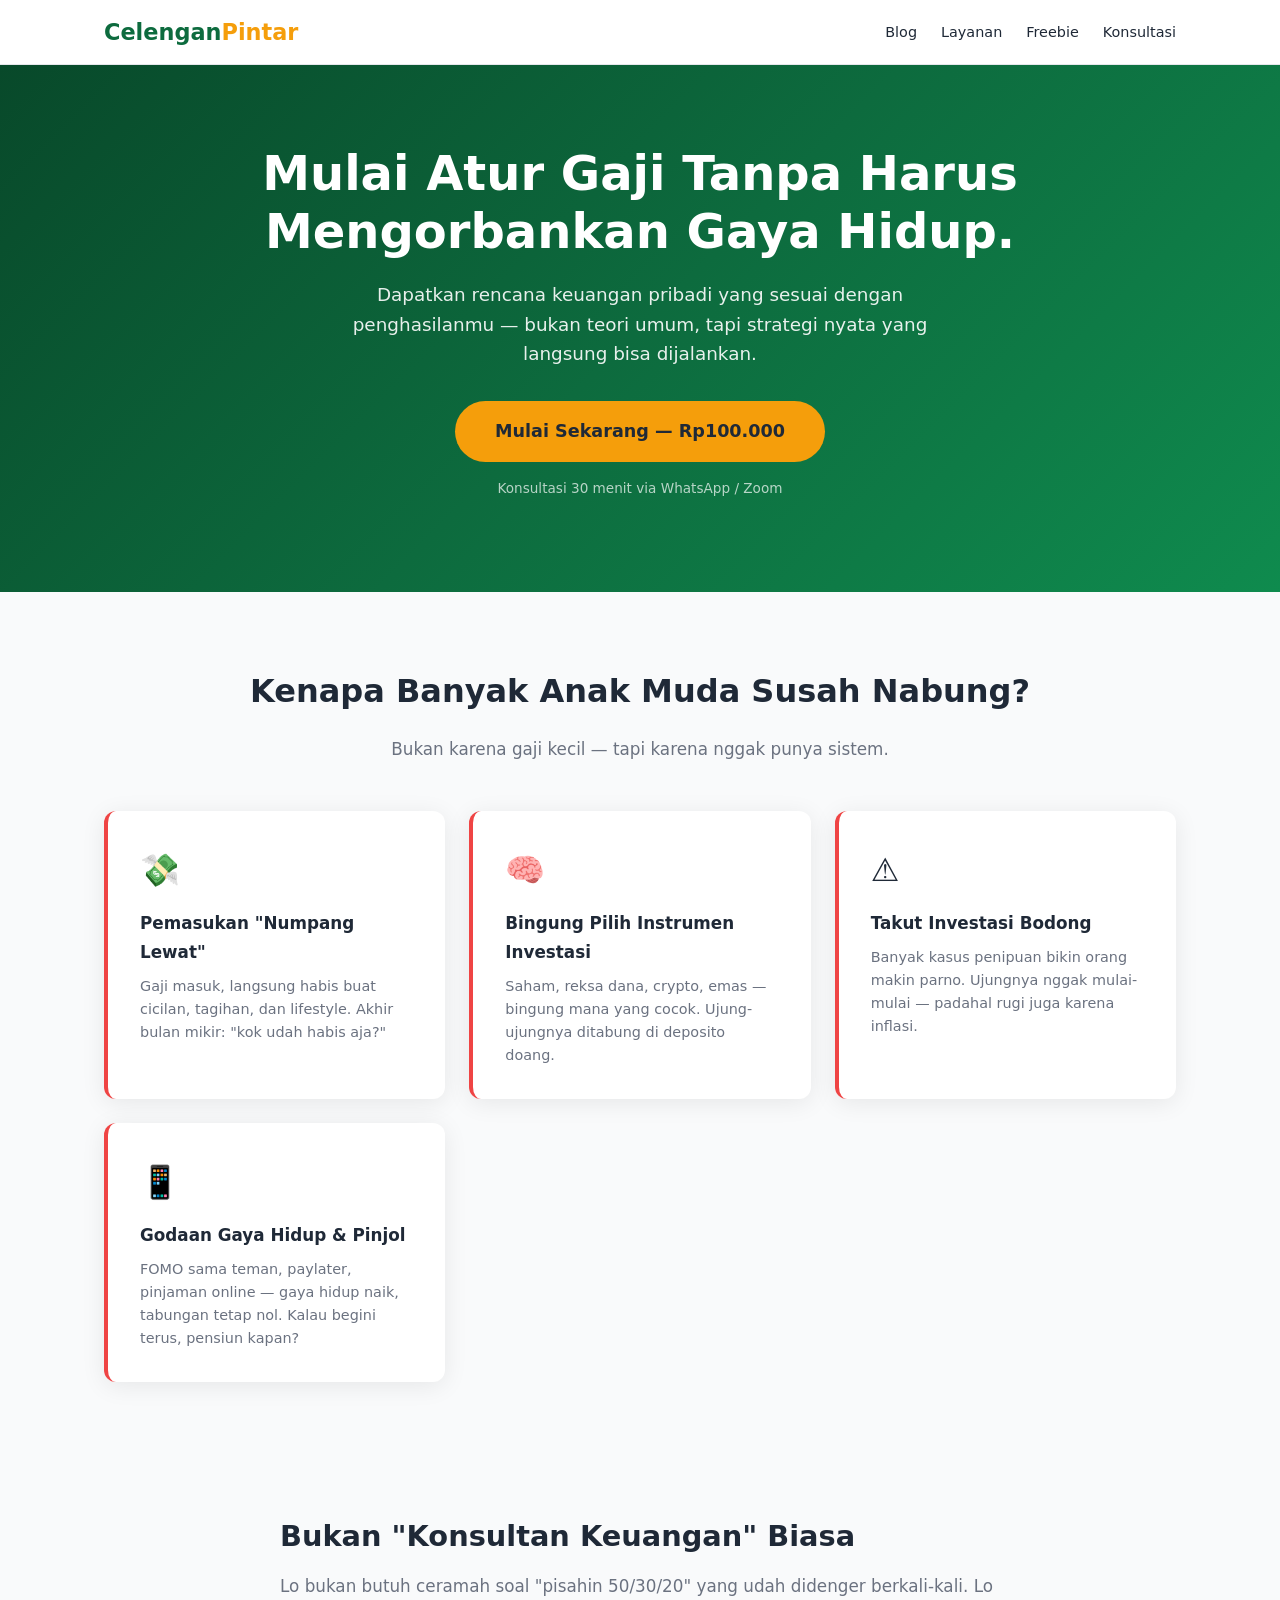
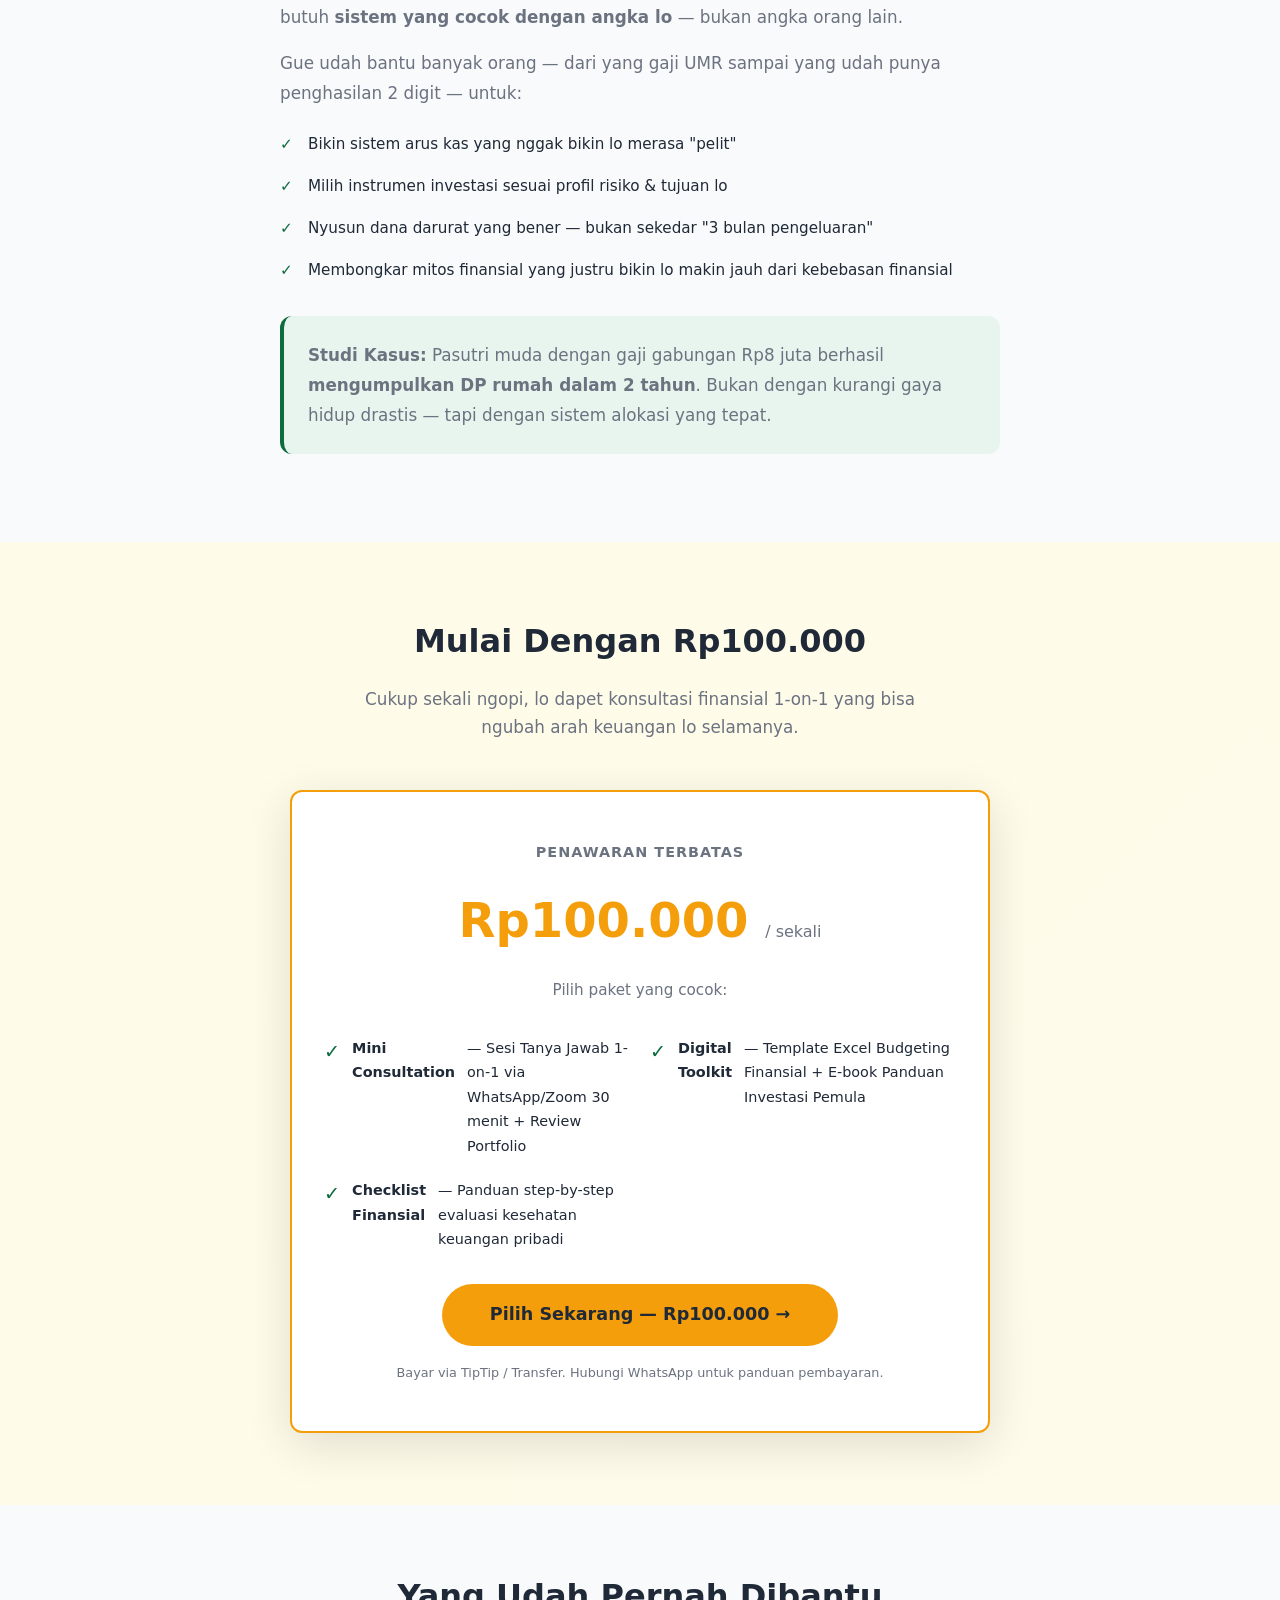
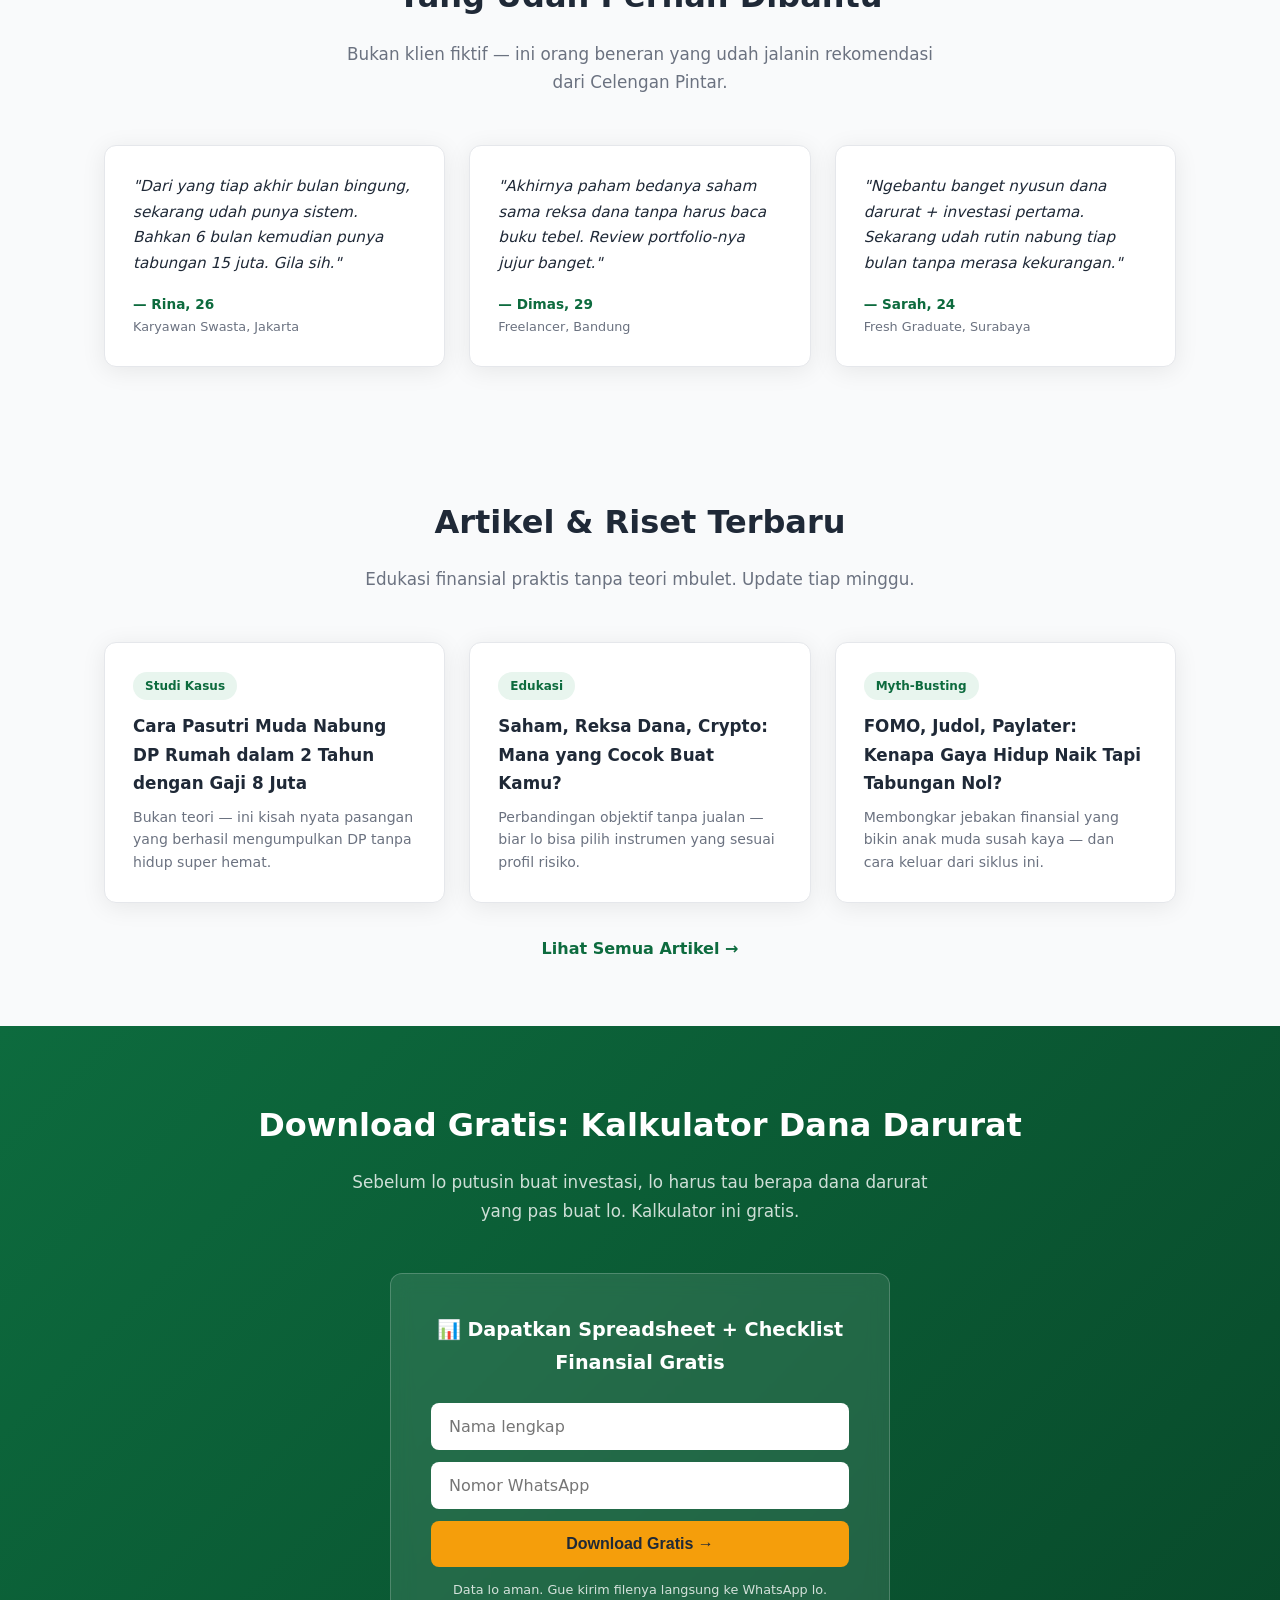
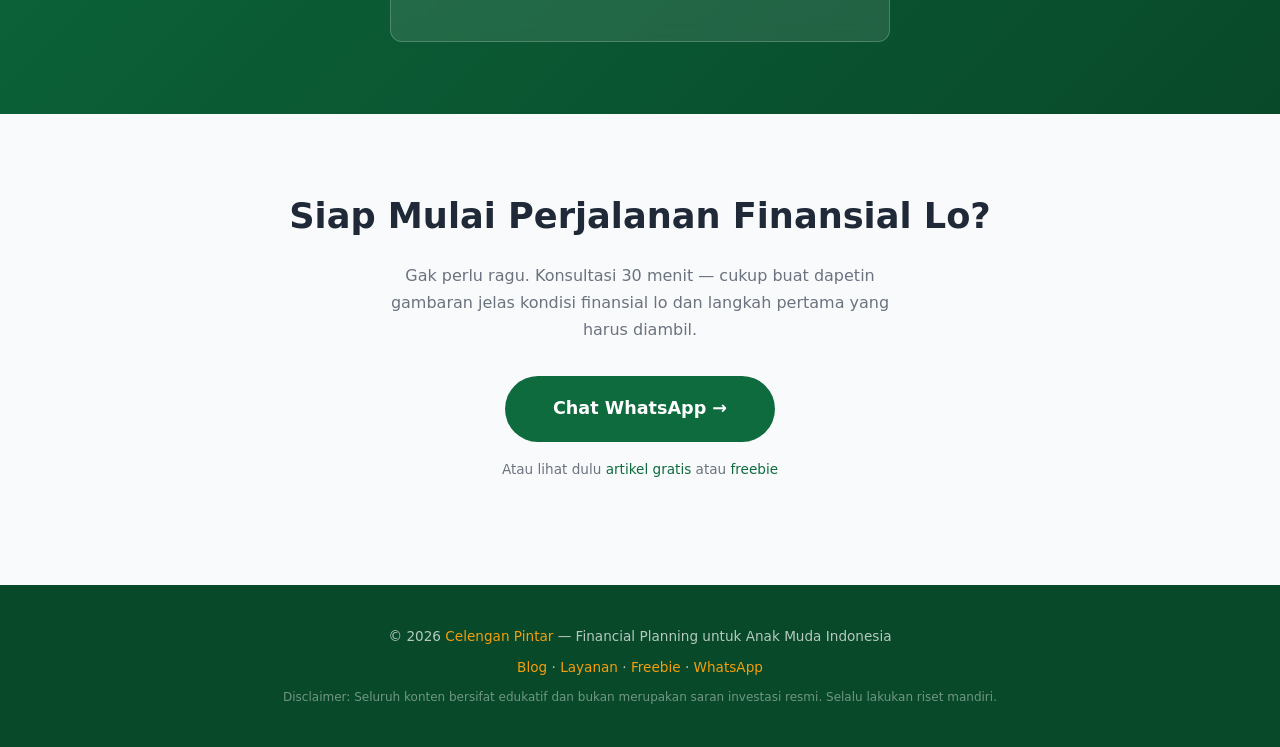
<file: index.html>
<!DOCTYPE html>
<html lang="id">
<head>
<meta charset="UTF-8">
<meta name="viewport" content="width=device-width, initial-scale=1.0">
<title>Celengan Pintar — Rencana Keuangan Pribadi untuk Anak Muda Indonesia</title>
<meta name="description" content="Mulai atur gaji tanpa harus mengorbankan gaya hidup. Dapatkan rencana keuangan pribadimu dari Celengan Pintar — konsultan finansial untuk milenial & Gen Z.">
<link rel="stylesheet" href="/css/style.css">
<link rel="canonical" href="https://yogaindra.com/">
<meta property="og:title" content="Celengan Pintar — Rencana Keuangan Pribadi">
<meta property="og:description" content="Mulai atur gaji tanpa mengorbankan gaya hidup. Konsultan finansial untuk anak muda Indonesia.">
<meta property="og:url" content="https://yogaindra.com/">
</head>
<body>

<!-- ============ NAV ============ -->
<nav>
  <div class="container">
    <a href="/" class="logo">Celengan<span>Pintar</span></a>
    <div class="nav-links">
      <a href="/blog/">Blog</a>
      <a href="/financial-planning/">Layanan</a>
      <a href="/freebies/">Freebie</a>
      <a href="#cta">Konsultasi</a>
    </div>
  </div>
</nav>

<!-- ============ HERO ============ -->
<section class="hero">
  <div class="container">
    <h1>Mulai Atur Gaji Tanpa Harus Mengorbankan Gaya Hidup.</h1>
    <p>Dapatkan rencana keuangan pribadi yang sesuai dengan penghasilanmu — bukan teori umum, tapi strategi nyata yang langsung bisa dijalankan.</p>
    <a href="#cta" class="btn">Mulai Sekarang — Rp100.000</a>
    <p class="sub">Konsultasi 30 menit via WhatsApp / Zoom</p>
  </div>
</section>

<!-- ============ PAIN POINTS ============ -->
<section class="pain" id="masalah">
  <div class="container">
    <h2 class="section-title">Kenapa Banyak Anak Muda Susah Nabung?</h2>
    <p class="section-sub">Bukan karena gaji kecil — tapi karena nggak punya sistem.</p>
    <div class="pain-grid">
      <div class="pain-card">
        <div class="icon">💸</div>
        <h3>Pemasukan "Numpang Lewat"</h3>
        <p>Gaji masuk, langsung habis buat cicilan, tagihan, dan lifestyle. Akhir bulan mikir: "kok udah habis aja?"</p>
      </div>
      <div class="pain-card">
        <div class="icon">🧠</div>
        <h3>Bingung Pilih Instrumen Investasi</h3>
        <p>Saham, reksa dana, crypto, emas — bingung mana yang cocok. Ujung-ujungnya ditabung di deposito doang.</p>
      </div>
      <div class="pain-card">
        <div class="icon">⚠️</div>
        <h3>Takut Investasi Bodong</h3>
        <p>Banyak kasus penipuan bikin orang makin parno. Ujungnya nggak mulai-mulai — padahal rugi juga karena inflasi.</p>
      </div>
      <div class="pain-card">
        <div class="icon">📱</div>
        <h3>Godaan Gaya Hidup & Pinjol</h3>
        <p>FOMO sama teman, paylater, pinjaman online — gaya hidup naik, tabungan tetap nol. Kalau begini terus, pensiun kapan?</p>
      </div>
    </div>
  </div>
</section>

<!-- ============ SALES LETTER ============ -->
<section class="sales-section">
  <div class="container">
    <div class="sales-content">
      <h2>Bukan "Konsultan Keuangan" Biasa</h2>
      <p>Lo bukan butuh ceramah soal "pisahin 50/30/20" yang udah didenger berkali-kali. Lo butuh <strong>sistem yang cocok dengan angka lo</strong> — bukan angka orang lain.</p>
      <p>Gue udah bantu banyak orang — dari yang gaji UMR sampai yang udah punya penghasilan 2 digit — untuk:</p>
      <ul>
        <li>Bikin sistem arus kas yang nggak bikin lo merasa "pelit"</li>
        <li>Milih instrumen investasi sesuai profil risiko & tujuan lo</li>
        <li>Nyusun dana darurat yang bener — bukan sekedar "3 bulan pengeluaran"</li>
        <li>Membongkar mitos finansial yang justru bikin lo makin jauh dari kebebasan finansial</li>
      </ul>
      <div class="highlight">
        <p><strong>Studi Kasus:</strong> Pasutri muda dengan gaji gabungan Rp8 juta berhasil <strong>mengumpulkan DP rumah dalam 2 tahun</strong>. Bukan dengan kurangi gaya hidup drastis — tapi dengan sistem alokasi yang tepat.</p>
      </div>
    </div>
  </div>
</section>

<!-- ============ OFFER Rp100k ============ -->
<section class="offer" id="produk">
  <div class="container">
    <h2 class="section-title">Mulai Dengan Rp100.000</h2>
    <p class="section-sub">Cukup sekali ngopi, lo dapet konsultasi finansial 1-on-1 yang bisa ngubah arah keuangan lo selamanya.</p>
    <div class="offer-box">
      <p style="font-size:.9rem;color:var(--text-light);font-weight:600;text-transform:uppercase;letter-spacing:1px">Penawaran Terbatas</p>
      <div class="price">Rp100.000 <span>/ sekali</span></div>
      <p style="font-size:.95rem;color:var(--text-light);margin-bottom:0">Pilih paket yang cocok:</p>
      <ul class="offer-features">
        <li><span class="check">✓</span> <strong>Mini Consultation</strong> — Sesi Tanya Jawab 1-on-1 via WhatsApp/Zoom 30 menit + Review Portfolio</li>
        <li><span class="check">✓</span> <strong>Digital Toolkit</strong> — Template Excel Budgeting Finansial + E-book Panduan Investasi Pemula</li>
        <li><span class="check">✓</span> <strong>Checklist Finansial</strong> — Panduan step-by-step evaluasi kesehatan keuangan pribadi</li>
      </ul>
      <a href="https://wa.me/62818151227?text=Halo%20Yoga%2C%20saya%20mau%20konsultasi%20Rp100k" class="btn" target="_blank">Pilih Sekarang — Rp100.000 →</a>
      <p style="font-size:.8rem;color:var(--text-light);margin-top:16px">Bayar via TipTip / Transfer. Hubungi WhatsApp untuk panduan pembayaran.</p>
    </div>
  </div>
</section>

<!-- ============ TESTIMONIALS ============ -->
<section class="sales-section" id="testimoni">
  <div class="container">
    <h2 class="section-title">Yang Udah Pernah Dibantu</h2>
    <p class="section-sub">Bukan klien fiktif — ini orang beneran yang udah jalanin rekomendasi dari Celengan Pintar.</p>
    <div class="testi-grid">
      <div class="testi-card">
        <p class="quote">"Dari yang tiap akhir bulan bingung, sekarang udah punya sistem. Bahkan 6 bulan kemudian punya tabungan 15 juta. Gila sih."</p>
        <p class="author">— Rina, 26</p>
        <p class="role">Karyawan Swasta, Jakarta</p>
      </div>
      <div class="testi-card">
        <p class="quote">"Akhirnya paham bedanya saham sama reksa dana tanpa harus baca buku tebel. Review portfolio-nya jujur banget."</p>
        <p class="author">— Dimas, 29</p>
        <p class="role">Freelancer, Bandung</p>
      </div>
      <div class="testi-card">
        <p class="quote">"Ngebantu banget nyusun dana darurat + investasi pertama. Sekarang udah rutin nabung tiap bulan tanpa merasa kekurangan."</p>
        <p class="author">— Sarah, 24</p>
        <p class="role">Fresh Graduate, Surabaya</p>
      </div>
    </div>
  </div>
</section>

<!-- ============ BLOG PREVIEW ============ -->
<section class="sales-section" id="blog" style="background:var(--bg-gray)">
  <div class="container">
    <h2 class="section-title">Artikel & Riset Terbaru</h2>
    <p class="section-sub">Edukasi finansial praktis tanpa teori mbulet. Update tiap minggu.</p>
    <div class="blog-list">
      <div class="blog-card">
        <span class="tag">Studi Kasus</span>
        <h3><a href="/blog/posts/pasutri-muda-dp-rumah.html">Cara Pasutri Muda Nabung DP Rumah dalam 2 Tahun dengan Gaji 8 Juta</a></h3>
        <p>Bukan teori — ini kisah nyata pasangan yang berhasil mengumpulkan DP tanpa hidup super hemat.</p>
      </div>
      <div class="blog-card">
        <span class="tag">Edukasi</span>
        <h3><a href="/blog/posts/membedakan-instrumen-investasi.html">Saham, Reksa Dana, Crypto: Mana yang Cocok Buat Kamu?</a></h3>
        <p>Perbandingan objektif tanpa jualan — biar lo bisa pilih instrumen yang sesuai profil risiko.</p>
      </div>
      <div class="blog-card">
        <span class="tag">Myth-Busting</span>
        <h3><a href="/blog/posts/jebakan-gaya-hidup.html">FOMO, Judol, Paylater: Kenapa Gaya Hidup Naik Tapi Tabungan Nol?</a></h3>
        <p>Membongkar jebakan finansial yang bikin anak muda susah kaya — dan cara keluar dari siklus ini.</p>
      </div>
    </div>
    <p style="text-align:center;margin-top:32px"><a href="/blog/" style="font-weight:600">Lihat Semua Artikel →</a></p>
  </div>
</section>

<!-- ============ LEAD MAGNET ============ -->
<section class="lead-magnet" id="freebie">
  <div class="container">
    <h2 class="section-title">Download Gratis: Kalkulator Dana Darurat</h2>
    <p class="section-sub">Sebelum lo putusin buat investasi, lo harus tau berapa dana darurat yang pas buat lo. Kalkulator ini gratis.</p>
    <div class="magnet-box">
      <p class="magnet-title">📊 Dapatkan Spreadsheet + Checklist Finansial Gratis</p>
      <form class="magnet-form" action="/thank-you/" method="get" onsubmit="event.preventDefault();window.location.href='/thank-you/'">
        <input type="text" placeholder="Nama lengkap" required>
        <input type="tel" placeholder="Nomor WhatsApp" required>
        <button type="submit">Download Gratis →</button>
      </form>
      <p style="font-size:.8rem;opacity:.8;margin-top:12px">Data lo aman. Gue kirim filenya langsung ke WhatsApp lo.</p>
    </div>
  </div>
</section>

<!-- ============ FINAL CTA ============ -->
<section class="cta-final" id="cta">
  <div class="container">
    <h2>Siap Mulai Perjalanan Finansial Lo?</h2>
    <p>Gak perlu ragu. Konsultasi 30 menit — cukup buat dapetin gambaran jelas kondisi finansial lo dan langkah pertama yang harus diambil.</p>
    <a href="https://wa.me/62818151227?text=Halo%20Yoga%2C%20saya%20mau%20konsultasi%20Rp100k" class="btn" target="_blank">Chat WhatsApp →</a>
    <p style="font-size:.85rem;color:var(--text-light);margin-top:16px">Atau lihat dulu <a href="/blog/">artikel gratis</a> atau <a href="/freebies/">freebie</a></p>
  </div>
</section>

<!-- ============ FOOTER ============ -->
<footer>
  <div class="container">
    <p>© 2026 <a href="https://yogaindra.com">Celengan Pintar</a> — Financial Planning untuk Anak Muda Indonesia</p>
    <p style="margin-top:8px"><a href="/blog/">Blog</a> · <a href="/financial-planning/">Layanan</a> · <a href="/freebies/">Freebie</a> · <a href="https://wa.me/62818151227">WhatsApp</a></p>
    <p style="margin-top:8px;font-size:.75rem;opacity:.6">Disclaimer: Seluruh konten bersifat edukatif dan bukan merupakan saran investasi resmi. Selalu lakukan riset mandiri.</p>
  </div>
</footer>

</body>
</html>
</file>
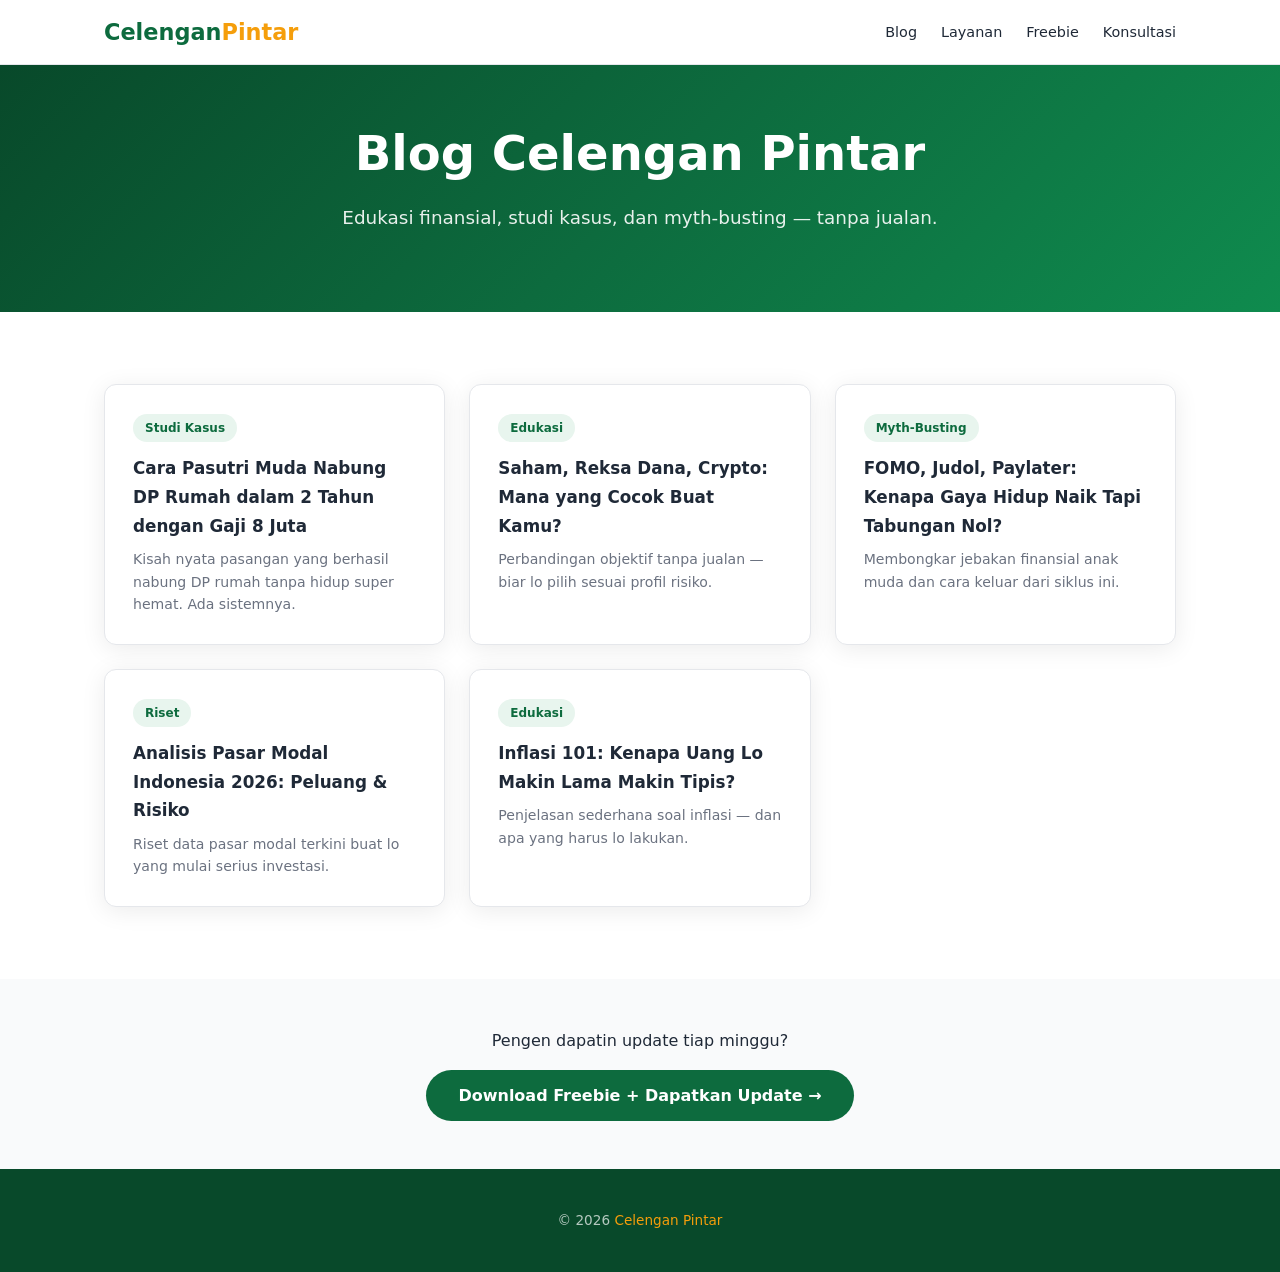
<file: blog/index.html>
<!DOCTYPE html>
<html lang="id">
<head><meta charset="UTF-8"><meta name="viewport" content="width=device-width,initial-scale=1.0"><title>Blog — Celengan Pintar</title><meta name="description" content="Artikel finansial praktis untuk anak muda Indonesia."><link rel="stylesheet" href="/css/style.css"></head>
<body>
<nav><div class="container"><a href="/" class="logo">Celengan<span>Pintar</span></a><div class="nav-links"><a href="/blog/">Blog</a><a href="/financial-planning/">Layanan</a><a href="/freebies/">Freebie</a><a href="/#cta">Konsultasi</a></div></div></nav>
<section class="hero" style="padding:60px 0 48px"><div class="container"><h1>Blog Celengan Pintar</h1><p>Edukasi finansial, studi kasus, dan myth-busting — tanpa jualan.</p></div></section>
<section><div class="container">
<div class="blog-list">
<article class="blog-card"><span class="tag">Studi Kasus</span><h3><a href="/blog/posts/pasutri-muda-dp-rumah.html">Cara Pasutri Muda Nabung DP Rumah dalam 2 Tahun dengan Gaji 8 Juta</a></h3><p>Kisah nyata pasangan yang berhasil nabung DP rumah tanpa hidup super hemat. Ada sistemnya.</p></article>
<article class="blog-card"><span class="tag">Edukasi</span><h3><a href="/blog/posts/membedakan-instrumen-investasi.html">Saham, Reksa Dana, Crypto: Mana yang Cocok Buat Kamu?</a></h3><p>Perbandingan objektif tanpa jualan — biar lo pilih sesuai profil risiko.</p></article>
<article class="blog-card"><span class="tag">Myth-Busting</span><h3><a href="/blog/posts/jebakan-gaya-hidup.html">FOMO, Judol, Paylater: Kenapa Gaya Hidup Naik Tapi Tabungan Nol?</a></h3><p>Membongkar jebakan finansial anak muda dan cara keluar dari siklus ini.</p></article>
<article class="blog-card"><span class="tag">Riset</span><h3><a href="/blog/posts/analisis-pasar-modal-2026.html">Analisis Pasar Modal Indonesia 2026: Peluang & Risiko</a></h3><p>Riset data pasar modal terkini buat lo yang mulai serius investasi.</p></article>
<article class="blog-card"><span class="tag">Edukasi</span><h3><a href="/blog/posts/memahami-inflasi.html">Inflasi 101: Kenapa Uang Lo Makin Lama Makin Tipis?</a></h3><p>Penjelasan sederhana soal inflasi — dan apa yang harus lo lakukan.</p></article>
</div>
</div></section>
<section style="background:var(--bg-gray);text-align:center;padding:48px 0"><div class="container"><p style="margin-bottom:16px">Pengen dapatin update tiap minggu?</p><p><a href="/freebies/" class="btn" style="background:var(--primary);color:#fff;padding:12px 32px;border-radius:50px;font-weight:600;display:inline-block">Download Freebie + Dapatkan Update →</a></p></div></section>
<footer><div class="container"><p>© 2026 <a href="https://yogaindra.com">Celengan Pintar</a></p></div></footer>
</body>
</html>
</file>
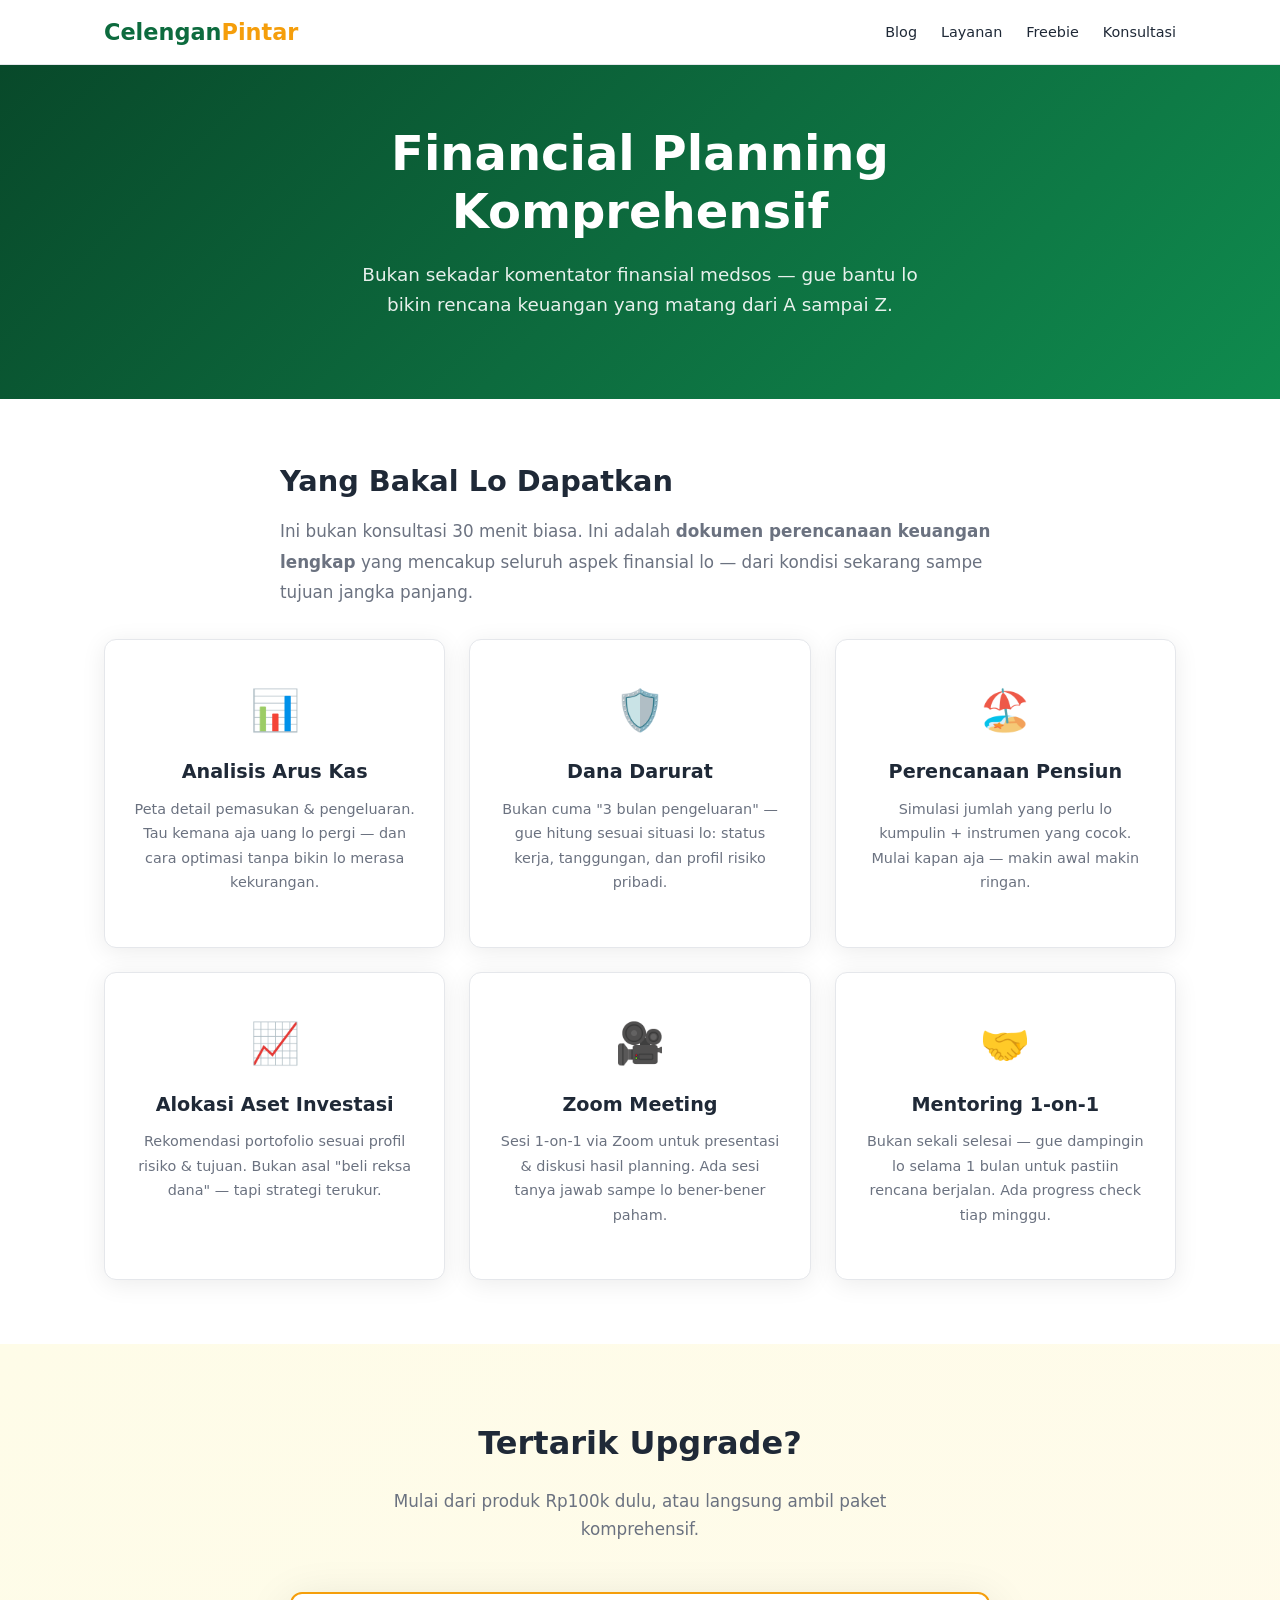
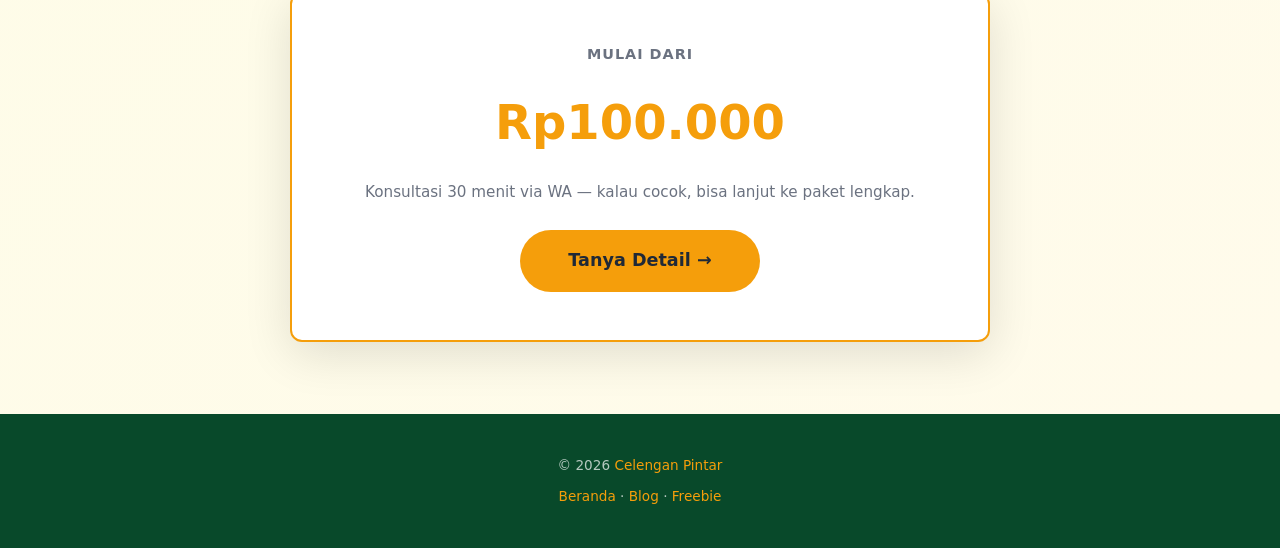
<file: financial-planning/index.html>
<!DOCTYPE html>
<html lang="id">
<head>
<meta charset="UTF-8">
<meta name="viewport" content="width=device-width, initial-scale=1.0">
<title>Layanan Financial Planning — Celengan Pintar</title>
<meta name="description" content="Layanan perencanaan keuangan komprehensif: analisis arus kas, dana darurat, perencanaan pensiun, alokasi aset, dan mentoring 1-on-1.">
<link rel="stylesheet" href="/css/style.css">
</head>
<body>
<nav>
  <div class="container">
    <a href="/" class="logo">Celengan<span>Pintar</span></a>
    <div class="nav-links">
      <a href="/blog/">Blog</a>
      <a href="/financial-planning/">Layanan</a>
      <a href="/freebies/">Freebie</a>
      <a href="/#cta">Konsultasi</a>
    </div>
  </div>
</nav>

<section class="hero" style="padding:60px 0 48px">
  <div class="container">
    <h1>Financial Planning Komprehensif</h1>
    <p>Bukan sekadar komentator finansial medsos — gue bantu lo bikin rencana keuangan yang matang dari A sampai Z.</p>
  </div>
</section>

<section class="sales-section">
  <div class="container">
    <div class="sales-content">
      <h2>Yang Bakal Lo Dapatkan</h2>
      <p>Ini bukan konsultasi 30 menit biasa. Ini adalah <strong>dokumen perencanaan keuangan lengkap</strong> yang mencakup seluruh aspek finansial lo — dari kondisi sekarang sampe tujuan jangka panjang.</p>
    </div>
    <div class="prod-grid">
      <div class="prod-card">
        <div class="icon">📊</div>
        <h3>Analisis Arus Kas</h3>
        <p>Peta detail pemasukan & pengeluaran. Tau kemana aja uang lo pergi — dan cara optimasi tanpa bikin lo merasa kekurangan.</p>
      </div>
      <div class="prod-card">
        <div class="icon">🛡️</div>
        <h3>Dana Darurat</h3>
        <p>Bukan cuma "3 bulan pengeluaran" — gue hitung sesuai situasi lo: status kerja, tanggungan, dan profil risiko pribadi.</p>
      </div>
      <div class="prod-card">
        <div class="icon">🏖️</div>
        <h3>Perencanaan Pensiun</h3>
        <p>Simulasi jumlah yang perlu lo kumpulin + instrumen yang cocok. Mulai kapan aja — makin awal makin ringan.</p>
      </div>
      <div class="prod-card">
        <div class="icon">📈</div>
        <h3>Alokasi Aset Investasi</h3>
        <p>Rekomendasi portofolio sesuai profil risiko & tujuan. Bukan asal "beli reksa dana" — tapi strategi terukur.</p>
      </div>
      <div class="prod-card">
        <div class="icon">🎥</div>
        <h3>Zoom Meeting</h3>
        <p>Sesi 1-on-1 via Zoom untuk presentasi & diskusi hasil planning. Ada sesi tanya jawab sampe lo bener-bener paham.</p>
      </div>
      <div class="prod-card">
        <div class="icon">🤝</div>
        <h3>Mentoring 1-on-1</h3>
        <p>Bukan sekali selesai — gue dampingin lo selama 1 bulan untuk pastiin rencana berjalan. Ada progress check tiap minggu.</p>
      </div>
    </div>
  </div>
</section>

<section class="offer" id="harga">
  <div class="container">
    <h2 class="section-title">Tertarik Upgrade?</h2>
    <p class="section-sub">Mulai dari produk Rp100k dulu, atau langsung ambil paket komprehensif.</p>
    <div class="offer-box">
      <p style="font-size:.9rem;color:var(--text-light);font-weight:600;text-transform:uppercase;letter-spacing:1px">Mulai Dari</p>
      <div class="price">Rp100.000</div>
      <p style="font-size:.95rem;color:var(--text-light)">Konsultasi 30 menit via WA — kalau cocok, bisa lanjut ke paket lengkap.</p>
      <a href="https://wa.me/62818151227?text=Halo%20Yoga%2C%20saya%20tertarik%20dengan%20financial%20planning" class="btn" target="_blank" style="margin-top:24px">Tanya Detail →</a>
    </div>
  </div>
</section>

<footer>
  <div class="container">
    <p>© 2026 <a href="https://yogaindra.com">Celengan Pintar</a></p>
    <p style="margin-top:8px"><a href="/">Beranda</a> · <a href="/blog/">Blog</a> · <a href="/freebies/">Freebie</a></p>
  </div>
</footer>
</body>
</html>
</file>
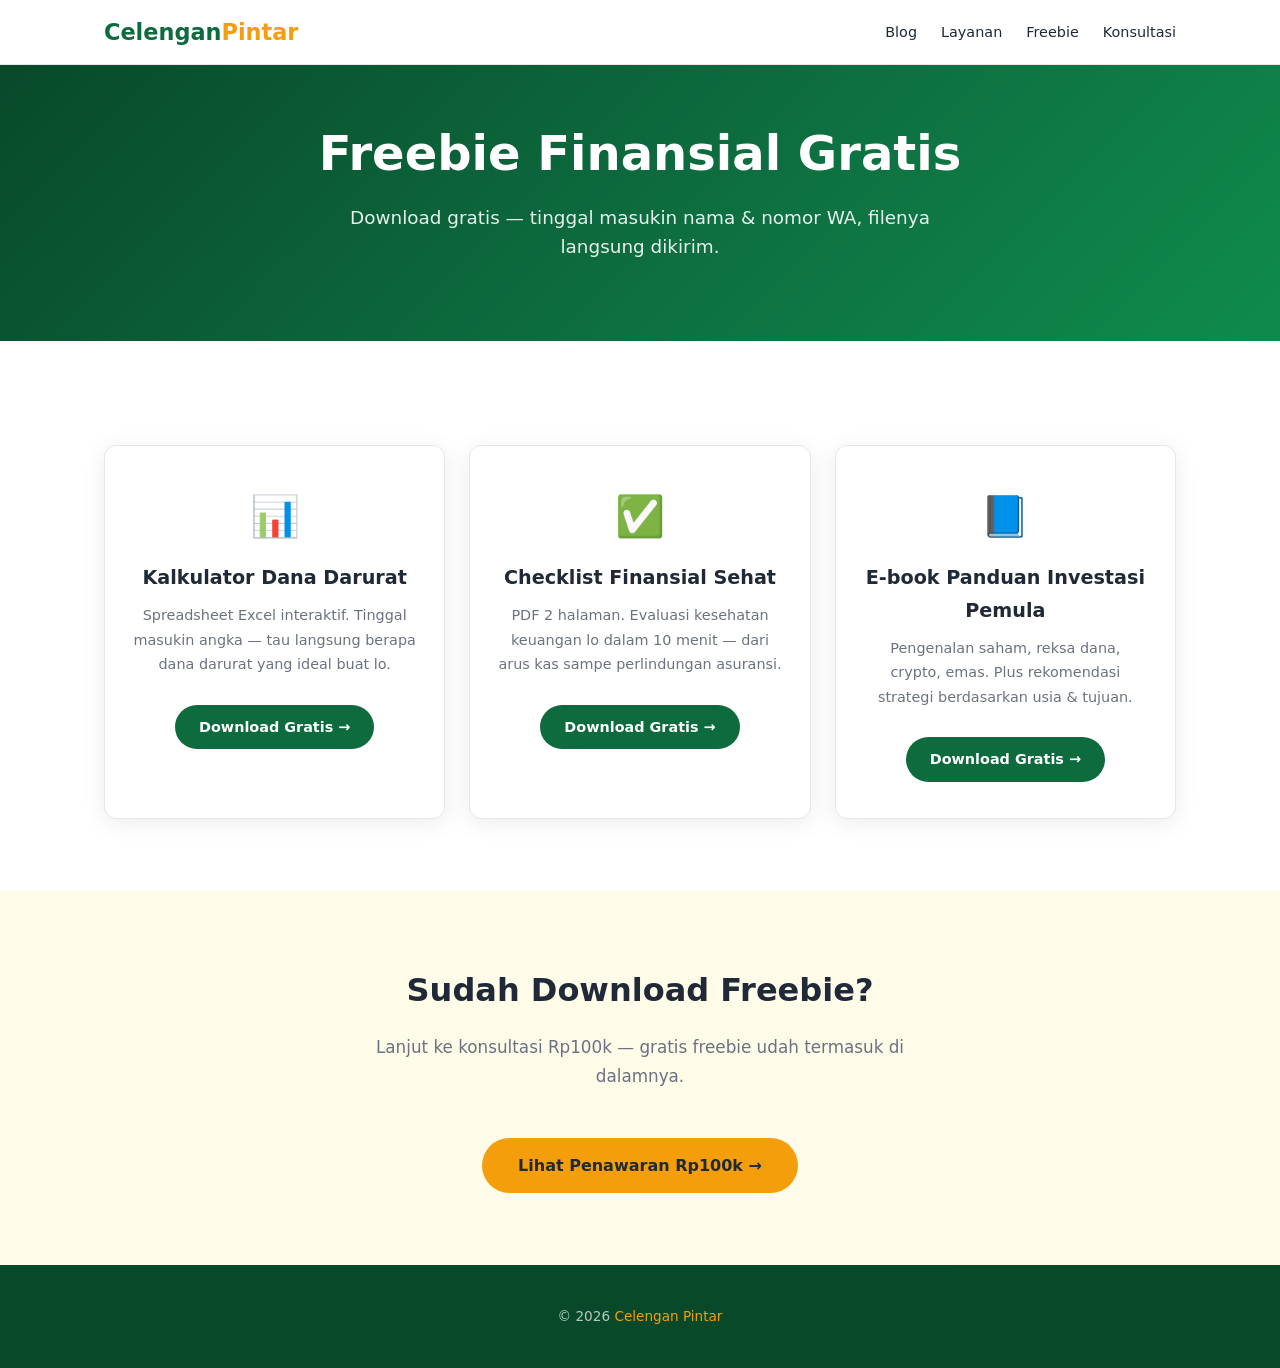
<file: freebies/index.html>
<!DOCTYPE html>
<html lang="id">
<head><meta charset="UTF-8"><meta name="viewport" content="width=device-width,initial-scale=1.0"><title>Freebie Gratis — Celengan Pintar</title><meta name="description" content="Download gratis kalkulator dana darurat, checklist finansial, dan e-book investasi pemula."><link rel="stylesheet" href="/css/style.css"></head>
<body>
<nav><div class="container"><a href="/" class="logo">Celengan<span>Pintar</span></a><div class="nav-links"><a href="/blog/">Blog</a><a href="/financial-planning/">Layanan</a><a href="/freebies/">Freebie</a><a href="/#cta">Konsultasi</a></div></div></nav>
<section class="hero" style="padding:60px 0 48px"><div class="container"><h1>Freebie Finansial Gratis</h1><p>Download gratis — tinggal masukin nama & nomor WA, filenya langsung dikirim.</p></div></section>
<section><div class="container">
<div class="prod-grid">
<div class="prod-card"><div class="icon">📊</div><h3>Kalkulator Dana Darurat</h3><p>Spreadsheet Excel interaktif. Tinggal masukin angka — tau langsung berapa dana darurat yang ideal buat lo.</p><a href="/thank-you/" class="btn-sm" style="margin-top:12px">Download Gratis →</a></div>
<div class="prod-card"><div class="icon">✅</div><h3>Checklist Finansial Sehat</h3><p>PDF 2 halaman. Evaluasi kesehatan keuangan lo dalam 10 menit — dari arus kas sampe perlindungan asuransi.</p><a href="/thank-you/" class="btn-sm" style="margin-top:12px">Download Gratis →</a></div>
<div class="prod-card"><div class="icon">📘</div><h3>E-book Panduan Investasi Pemula</h3><p>Pengenalan saham, reksa dana, crypto, emas. Plus rekomendasi strategi berdasarkan usia & tujuan.</p><a href="/thank-you/" class="btn-sm" style="margin-top:12px">Download Gratis →</a></div>
</div>
</div></section>
<section class="offer"><div class="container"><h2 class="section-title">Sudah Download Freebie?</h2><p class="section-sub">Lanjut ke konsultasi Rp100k — gratis freebie udah termasuk di dalamnya.</p><a href="/#produk" class="btn" style="background:var(--accent);color:#1f2937;padding:14px 36px;border-radius:50px;font-weight:700;display:inline-block">Lihat Penawaran Rp100k →</a></div></section>
<footer><div class="container"><p>© 2026 <a href="https://yogaindra.com">Celengan Pintar</a></p></div></footer>
</body>
</html>
</file>
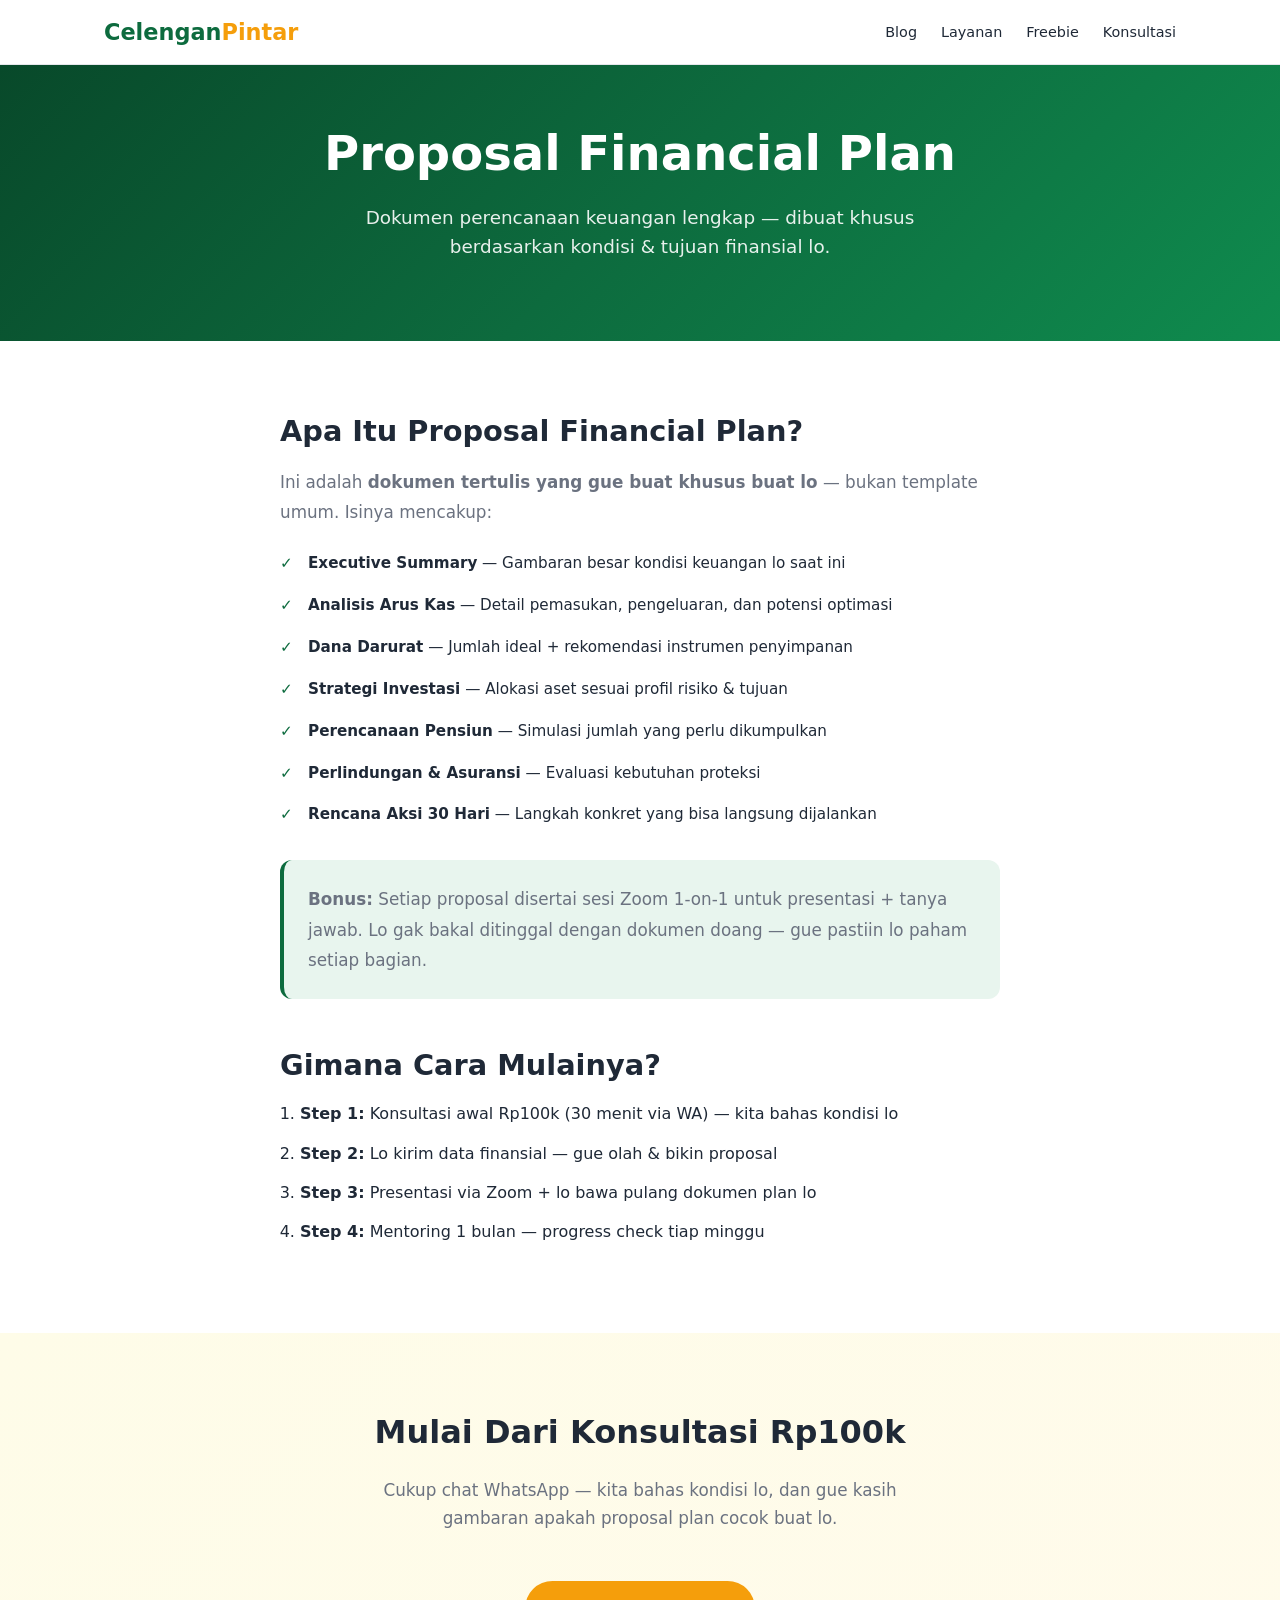
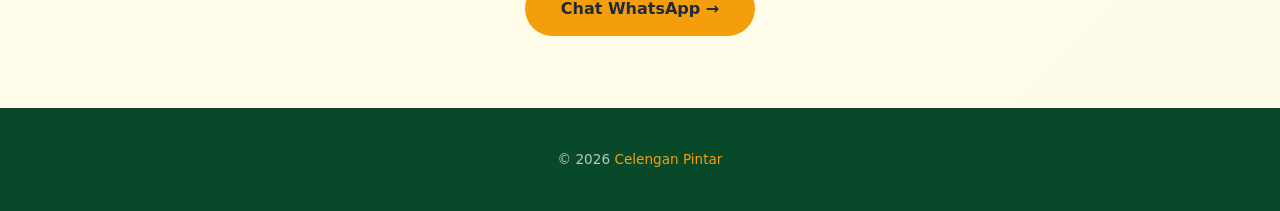
<file: proposal/index.html>
<!DOCTYPE html>
<html lang="id">
<head><meta charset="UTF-8"><meta name="viewport" content="width=device-width,initial-scale=1.0"><title>Proposal Financial Plan — Celengan Pintar</title><link rel="stylesheet" href="/css/style.css"></head>
<body>
<nav><div class="container"><a href="/" class="logo">Celengan<span>Pintar</span></a><div class="nav-links"><a href="/blog/">Blog</a><a href="/financial-planning/">Layanan</a><a href="/freebies/">Freebie</a><a href="/#cta">Konsultasi</a></div></div></nav>
<section class="hero" style="padding:60px 0 48px"><div class="container"><h1>Proposal Financial Plan</h1><p>Dokumen perencanaan keuangan lengkap — dibuat khusus berdasarkan kondisi & tujuan finansial lo.</p></div></section>
<section><div class="container"><div class="sales-content">
<h2>Apa Itu Proposal Financial Plan?</h2>
<p>Ini adalah <strong>dokumen tertulis yang gue buat khusus buat lo</strong> — bukan template umum. Isinya mencakup:</p>
<ul>
<li><strong>Executive Summary</strong> — Gambaran besar kondisi keuangan lo saat ini</li>
<li><strong>Analisis Arus Kas</strong> — Detail pemasukan, pengeluaran, dan potensi optimasi</li>
<li><strong>Dana Darurat</strong> — Jumlah ideal + rekomendasi instrumen penyimpanan</li>
<li><strong>Strategi Investasi</strong> — Alokasi aset sesuai profil risiko & tujuan</li>
<li><strong>Perencanaan Pensiun</strong> — Simulasi jumlah yang perlu dikumpulkan</li>
<li><strong>Perlindungan & Asuransi</strong> — Evaluasi kebutuhan proteksi</li>
<li><strong>Rencana Aksi 30 Hari</strong> — Langkah konkret yang bisa langsung dijalankan</li>
</ul>
<div class="highlight"><p><strong>Bonus:</strong> Setiap proposal disertai sesi Zoom 1-on-1 untuk presentasi + tanya jawab. Lo gak bakal ditinggal dengan dokumen doang — gue pastiin lo paham setiap bagian.</p></div>
<h2 style="margin-top:48px">Gimana Cara Mulainya?</h2>
<ol style="margin:16px 0;padding-left:20px"><li style="margin-bottom:12px"><strong>Step 1:</strong> Konsultasi awal Rp100k (30 menit via WA) — kita bahas kondisi lo</li><li style="margin-bottom:12px"><strong>Step 2:</strong> Lo kirim data finansial — gue olah & bikin proposal</li><li style="margin-bottom:12px"><strong>Step 3:</strong> Presentasi via Zoom + lo bawa pulang dokumen plan lo</li><li style="margin-bottom:12px"><strong>Step 4:</strong> Mentoring 1 bulan — progress check tiap minggu</li></ol>
</div></div></section>
<section class="offer"><div class="container"><h2 class="section-title">Mulai Dari Konsultasi Rp100k</h2><p class="section-sub">Cukup chat WhatsApp — kita bahas kondisi lo, dan gue kasih gambaran apakah proposal plan cocok buat lo.</p><a href="https://wa.me/62818151227?text=Halo%20Yoga%2C%20saya%20tertarik%20dengan%20proposal%20financial%20plan" class="btn" style="background:var(--accent);color:#1f2937;padding:14px 36px;border-radius:50px;font-weight:700;display:inline-block">Chat WhatsApp →</a></div></section>
<footer><div class="container"><p>© 2026 <a href="https://yogaindra.com">Celengan Pintar</a></p></div></footer>
</body>
</html>
</file>
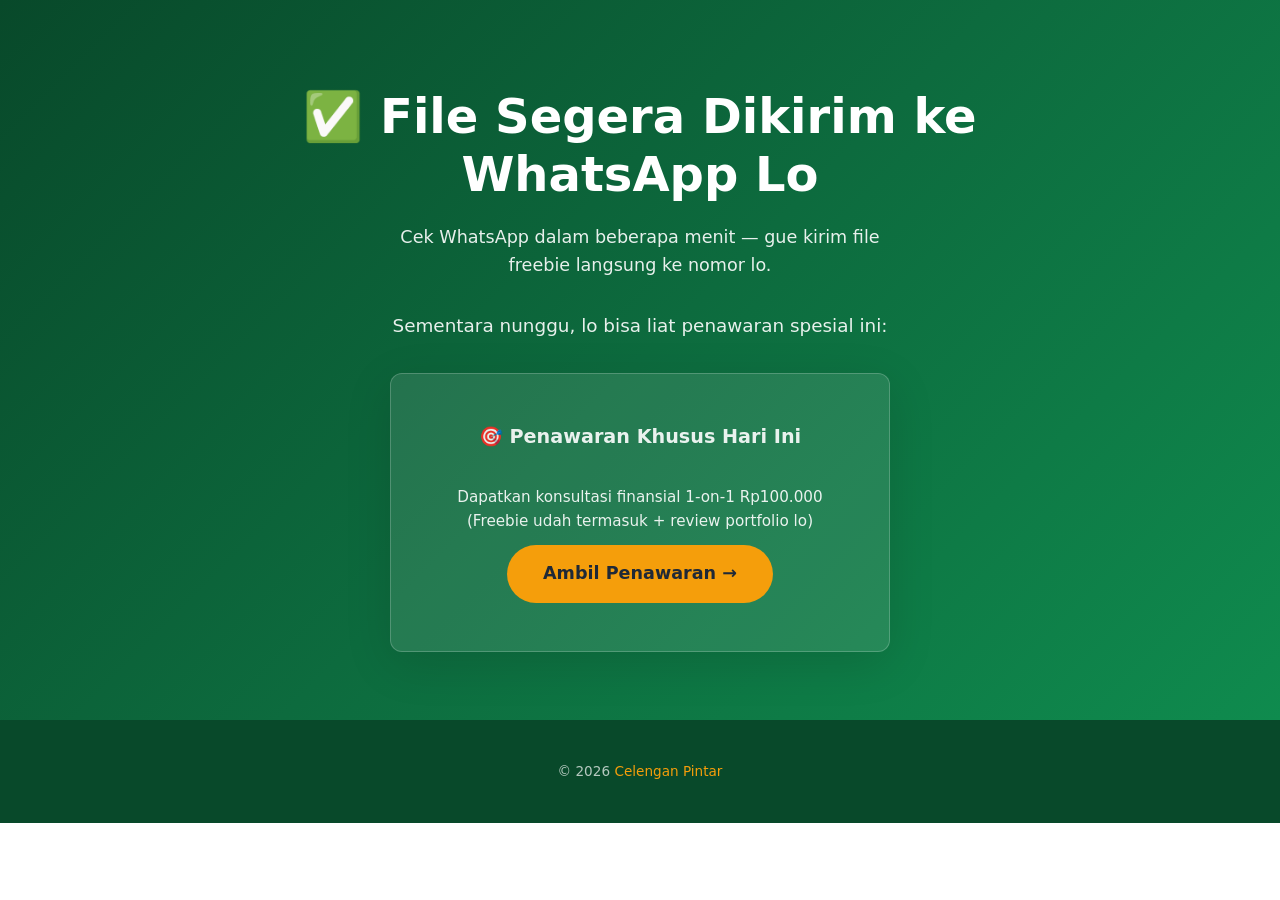
<file: thank-you/index.html>
<!DOCTYPE html>
<html lang="id">
<head><meta charset="UTF-8"><meta name="viewport" content="width=device-width,initial-scale=1.0"><title>Terima Kasih — Celengan Pintar</title><link rel="stylesheet" href="/css/style.css"></head>
<body>
<section class="hero" style="min-height:80vh;display:flex;align-items:center">
<div class="container">
<h1>✅ File Segera Dikirim ke WhatsApp Lo</h1>
<p style="font-size:1.1rem;max-width:500px;margin:0 auto 32px">Cek WhatsApp dalam beberapa menit — gue kirim file freebie langsung ke nomor lo.</p>
<p>Sementara nunggu, lo bisa liat penawaran spesial ini:</p>
<div class="offer-box" style="max-width:500px;margin:32px auto 0;background:rgba(255,255,255,.1);border:1px solid rgba(255,255,255,.2)">
<p style="font-weight:700;font-size:1.2rem">🎯 Penawaran Khusus Hari Ini</p>
<p style="margin:12px 0;font-size:.95rem;opacity:.9">Dapatkan konsultasi finansial 1-on-1 Rp100.000<br>(Freebie udah termasuk + review portfolio lo)</p>
<a href="https://wa.me/62818151227?text=Halo%20Yoga%2C%20saya%20tertarik%20dengan%20penawaran%20khusus" class="btn" style="background:var(--accent);color:#1f2937;padding:14px 36px;border-radius:50px;font-weight:700;display:inline-block">Ambil Penawaran →</a>
</div>
</div>
</section>
<footer><div class="container"><p>© 2026 <a href="https://yogaindra.com">Celengan Pintar</a></p></div></footer>
</body>
</html>
</file>
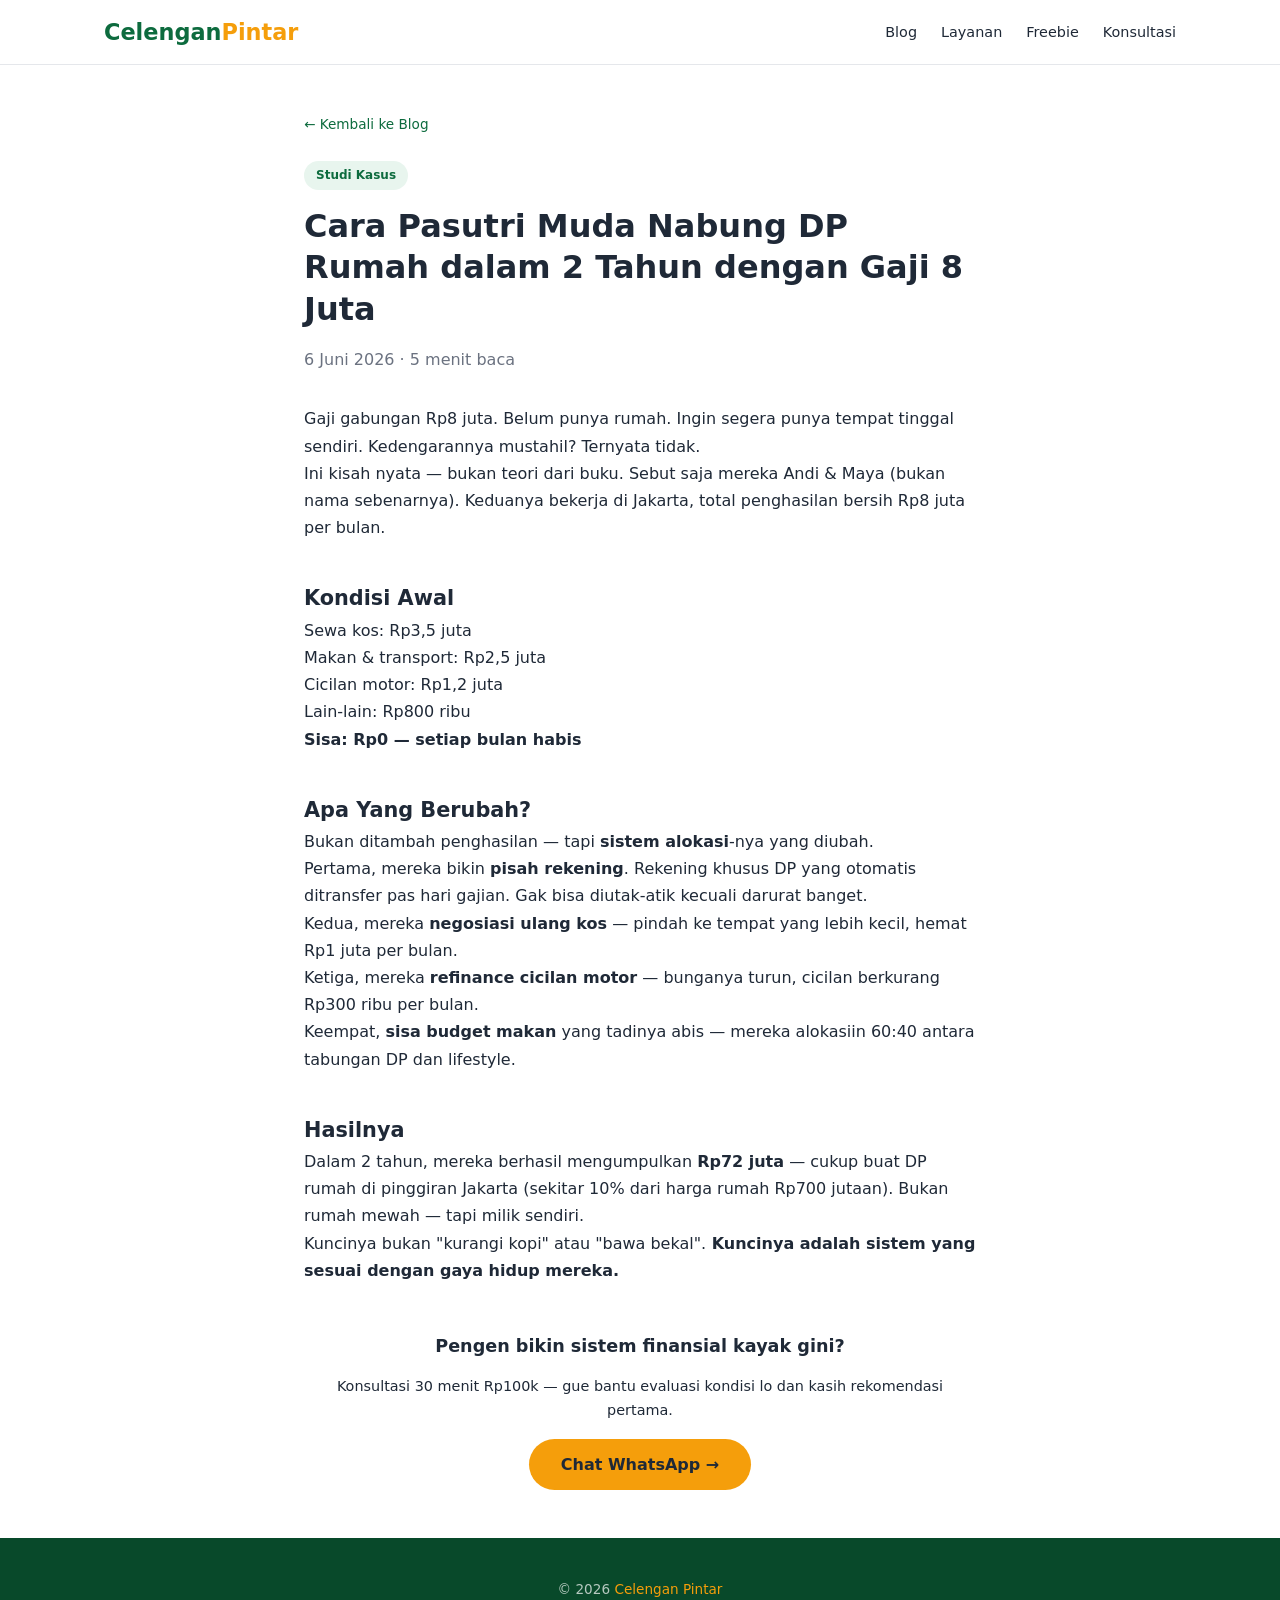
<file: blog/posts/pasutri-muda-dp-rumah.html>
<!DOCTYPE html>
<html lang="id">
<head><meta charset="UTF-8"><meta name="viewport" content="width=device-width,initial-scale=1.0"><title>Cara Pasutri Muda Nabung DP Rumah dalam 2 Tahun dengan Gaji 8 Juta — Celengan Pintar</title><meta name="description" content="Kisah nyata pasangan muda berhasil mengumpulkan DP rumah dengan gaji gabungan Rp8 juta."><link rel="stylesheet" href="/css/style.css"></head>
<body>
<nav><div class="container"><a href="/" class="logo">Celengan<span>Pintar</span></a><div class="nav-links"><a href="/blog/">Blog</a><a href="/financial-planning/">Layanan</a><a href="/freebies/">Freebie</a><a href="/#cta">Konsultasi</a></div></div></nav>
<article style="padding:48px 0"><div class="container" style="max-width:720px">
<p style="color:var(--text-light);font-size:.85rem;margin-bottom:24px"><a href="/blog/">← Kembali ke Blog</a></p>
<span class="tag" style="display:inline-block;background:var(--primary-light);color:var(--primary);padding:4px 12px;border-radius:50px;font-size:.75rem;font-weight:600;margin-bottom:16px">Studi Kasus</span>
<h1 style="font-size:clamp(1.5rem,3vw,2rem);font-weight:800;line-height:1.3;margin-bottom:16px">Cara Pasutri Muda Nabung DP Rumah dalam 2 Tahun dengan Gaji 8 Juta</h1>
<p style="color:var(--text-light);margin-bottom:32px">6 Juni 2026 · 5 menit baca</p>

<p>Gaji gabungan Rp8 juta. Belum punya rumah. Ingin segera punya tempat tinggal sendiri. Kedengarannya mustahil? Ternyata tidak.</p>

<p>Ini kisah nyata — bukan teori dari buku. Sebut saja mereka Andi & Maya (bukan nama sebenarnya). Keduanya bekerja di Jakarta, total penghasilan bersih Rp8 juta per bulan.</p>

<h2 style="margin-top:40px;font-size:1.3rem">Kondisi Awal</h2>
<ul>
<li>Sewa kos: Rp3,5 juta</li>
<li>Makan & transport: Rp2,5 juta</li>
<li>Cicilan motor: Rp1,2 juta</li>
<li>Lain-lain: Rp800 ribu</li>
<li><strong>Sisa: Rp0 — setiap bulan habis</strong></li>
</ul>

<h2 style="margin-top:40px;font-size:1.3rem">Apa Yang Berubah?</h2>
<p>Bukan ditambah penghasilan — tapi <strong>sistem alokasi</strong>-nya yang diubah.</p>
<p>Pertama, mereka bikin <strong>pisah rekening</strong>. Rekening khusus DP yang otomatis ditransfer pas hari gajian. Gak bisa diutak-atik kecuali darurat banget.</p>
<p>Kedua, mereka <strong>negosiasi ulang kos</strong> — pindah ke tempat yang lebih kecil, hemat Rp1 juta per bulan.</p>
<p>Ketiga, mereka <strong>refinance cicilan motor</strong> — bunganya turun, cicilan berkurang Rp300 ribu per bulan.</p>
<p>Keempat, <strong>sisa budget makan</strong> yang tadinya abis — mereka alokasiin 60:40 antara tabungan DP dan lifestyle.</p>

<h2 style="margin-top:40px;font-size:1.3rem">Hasilnya</h2>
<p>Dalam 2 tahun, mereka berhasil mengumpulkan <strong>Rp72 juta</strong> — cukup buat DP rumah di pinggiran Jakarta (sekitar 10% dari harga rumah Rp700 jutaan). Bukan rumah mewah — tapi milik sendiri.</p>

<p>Kuncinya bukan "kurangi kopi" atau "bawa bekal".<strong> Kuncinya adalah sistem yang sesuai dengan gaya hidup mereka.</strong></p>

<!-- ============ BANNER CTA ============ -->
<div class="highlight" style="margin-top:48px;text-align:center">
<p style="font-size:1.1rem;font-weight:700;margin-bottom:12px">Pengen bikin sistem finansial kayak gini?</p>
<p style="font-size:.9rem;margin-bottom:16px">Konsultasi 30 menit Rp100k — gue bantu evaluasi kondisi lo dan kasih rekomendasi pertama.</p>
<a href="https://wa.me/62818151227?text=Halo%20Yoga%2C%20saya%20mau%20konsultasi%20Rp100k" class="btn" style="background:var(--accent);color:#1f2937;padding:12px 32px;border-radius:50px;font-weight:700;display:inline-block">Chat WhatsApp →</a>
</div>

</div></article>
<footer><div class="container"><p>© 2026 <a href="https://yogaindra.com">Celengan Pintar</a></p></div></footer>
</body>
</html>
</file>
<file: css/style.css>
/* =========================================================
   CELENGAN PINTAR — Financial Planning Hub
   ========================================================= */
:root {
  --primary: #0d6b3e;
  --primary-dark: #08492a;
  --primary-light: #e8f5ee;
  --accent: #f59e0b;
  --accent-dark: #d97706;
  --text: #1f2937;
  --text-light: #6b7280;
  --bg: #ffffff;
  --bg-warm: #fefce8;
  --bg-gray: #f9fafb;
  --border: #e5e7eb;
  --radius: 12px;
  --shadow: 0 4px 24px rgba(0,0,0,0.08);
  --shadow-lg: 0 12px 48px rgba(0,0,0,0.12);
  --font: 'Inter', system-ui, -apple-system, sans-serif;
}

/* =========================================================
   RESET
   ========================================================= */
*,*::before,*::after{box-sizing:border-box;margin:0;padding:0}
html{scroll-behavior:smooth;font-size:16px}
body{font-family:var(--font);color:var(--text);line-height:1.7;background:var(--bg);-webkit-font-smoothing:antialiased}
img{max-width:100%;height:auto;display:block}
a{color:var(--primary);text-decoration:none}
a:hover{color:var(--accent-dark)}
ul{list-style:none}

/* =========================================================
   CONTAINER
   ========================================================= */
.container{max-width:1120px;margin:0 auto;padding:0 24px}

/* =========================================================
   NAV
   ========================================================= */
nav{background:rgba(255,255,255,.95);backdrop-filter:blur(12px);border-bottom:1px solid var(--border);position:sticky;top:0;z-index:100}
nav .container{display:flex;align-items:center;justify-content:space-between;height:64px}
.logo{font-size:1.4rem;font-weight:800;color:var(--primary)}
.logo span{color:var(--accent)}
.nav-links{display:flex;gap:24px}
.nav-links a{font-size:.9rem;font-weight:500;color:var(--text);transition:color .2s}
.nav-links a:hover{color:var(--primary)}

/* =========================================================
   HERO
   ========================================================= */
.hero{background:linear-gradient(135deg, var(--primary-dark) 0%, var(--primary) 50%, #0f8b4e 100%);color:#fff;padding:80px 0 60px;text-align:center}
.hero h1{font-size:clamp(1.8rem,5vw,3rem);font-weight:800;line-height:1.2;margin-bottom:20px;max-width:800px;margin-left:auto;margin-right:auto}
.hero p{font-size:1.15rem;opacity:.9;max-width:600px;margin:0 auto 32px;line-height:1.6}
.hero .btn{background:var(--accent);color:#1f2937;padding:16px 40px;font-size:1.1rem;font-weight:700;border-radius:50px;display:inline-block;transition:transform .2s,box-shadow .2s}
.hero .btn:hover{transform:translateY(-2px);box-shadow:0 8px 24px rgba(245,158,11,.4);color:#1f2937}
.hero .sub{font-size:.85rem;opacity:.7;margin-top:16px}

/* =========================================================
   SECTIONS
   ========================================================= */
section{padding:72px 0}
.section-title{font-size:clamp(1.4rem,3vw,2rem);font-weight:800;text-align:center;margin-bottom:16px}
.section-sub{text-align:center;color:var(--text-light);max-width:600px;margin:0 auto 48px;font-size:1.05rem}

/* =========================================================
   PAIN POINTS
   ========================================================= */
.pain{background:var(--bg-gray)}
.pain-grid{display:grid;grid-template-columns:repeat(auto-fit,minmax(280px,1fr));gap:24px}
.pain-card{background:var(--bg);border-radius:var(--radius);padding:32px;box-shadow:var(--shadow);border-left:4px solid #ef4444}
.pain-card .icon{font-size:2rem;margin-bottom:12px}
.pain-card h3{font-size:1.05rem;font-weight:700;margin-bottom:8px}
.pain-card p{font-size:.9rem;color:var(--text-light);line-height:1.6}

/* =========================================================
   OFFER (Rp100k)
   ========================================================= */
.offer{background:linear-gradient(135deg, var(--bg-warm) 0%, #fffbeb 100%);text-align:center}
.offer-box{background:var(--bg);border-radius:var(--radius);padding:48px 32px;max-width:700px;margin:0 auto;box-shadow:var(--shadow-lg);border:2px solid var(--accent)}
.offer-box .price{font-size:3rem;font-weight:800;color:var(--accent);margin:16px 0}
.offer-box .price span{font-size:1rem;font-weight:400;color:var(--text-light)}
.offer-features{display:grid;grid-template-columns:repeat(auto-fit,minmax(200px,1fr));gap:20px;text-align:left;margin:32px 0}
.offer-features li{display:flex;gap:12px;align-items:flex-start;font-size:.9rem}
.offer-features .check{color:var(--primary);font-weight:700;font-size:1.2rem;flex-shrink:0}
.offer-box .btn{background:var(--accent);color:#1f2937;padding:16px 48px;font-size:1.1rem;font-weight:700;border-radius:50px;display:inline-block;transition:transform .2s}
.offer-box .btn:hover{transform:translateY(-2px)}

/* =========================================================
   TESTIMONIALS
   ========================================================= */
.testi-grid{display:grid;grid-template-columns:repeat(auto-fit,minmax(280px,1fr));gap:24px}
.testi-card{background:var(--bg);border-radius:var(--radius);padding:28px;box-shadow:var(--shadow);border:1px solid var(--border)}
.testi-card .quote{font-size:.95rem;font-style:italic;margin-bottom:16px;color:var(--text)}
.testi-card .author{font-size:.85rem;font-weight:600;color:var(--primary)}
.testi-card .role{font-size:.8rem;color:var(--text-light)}

/* =========================================================
   BLOG
   ========================================================= */
.blog-list{display:grid;grid-template-columns:repeat(auto-fit,minmax(300px,1fr));gap:24px}
.blog-card{background:var(--bg);border-radius:var(--radius);padding:28px;box-shadow:var(--shadow);border:1px solid var(--border);transition:transform .2s}
.blog-card:hover{transform:translateY(-4px)}
.blog-card .tag{display:inline-block;background:var(--primary-light);color:var(--primary);padding:4px 12px;border-radius:50px;font-size:.75rem;font-weight:600;margin-bottom:12px}
.blog-card h3{font-size:1.05rem;font-weight:700;margin-bottom:8px}
.blog-card p{font-size:.88rem;color:var(--text-light);line-height:1.6}
.blog-card a{color:var(--text)}
.blog-card a:hover{color:var(--primary)}

/* =========================================================
   LEAD MAGNET
   ========================================================= */
.lead-magnet{background:linear-gradient(135deg, var(--primary) 0%, var(--primary-dark) 100%);color:#fff;text-align:center}
.lead-magnet h2{color:#fff}
.lead-magnet .section-sub{color:rgba(255,255,255,.8)}
.magnet-box{max-width:500px;margin:0 auto;background:rgba(255,255,255,.1);backdrop-filter:blur(10px);border-radius:var(--radius);padding:40px;border:1px solid rgba(255,255,255,.2)}
.magnet-box .magnet-title{font-size:1.2rem;font-weight:700;margin-bottom:24px}
.magnet-form{display:flex;flex-direction:column;gap:12px}
.magnet-form input{padding:14px 18px;border-radius:8px;border:none;font-size:1rem;font-family:var(--font)}
.magnet-form button{background:var(--accent);color:#1f2937;padding:14px;border:none;border-radius:8px;font-size:1rem;font-weight:700;cursor:pointer;transition:transform .2s}
.magnet-form button:hover{transform:translateY(-2px)}

/* =========================================================
   CTA FINAL
   ========================================================= */
.cta-final{text-align:center;background:var(--bg-gray)}
.cta-final h2{font-size:clamp(1.5rem,3vw,2.2rem);font-weight:800;margin-bottom:16px}
.cta-final p{color:var(--text-light);max-width:500px;margin:0 auto 32px}
.cta-final .btn{background:var(--primary);color:#fff;padding:18px 48px;font-size:1.1rem;font-weight:700;border-radius:50px;display:inline-block;transition:transform .2s}
.cta-final .btn:hover{transform:translateY(-2px);color:#fff}

/* =========================================================
   FOOTER
   ========================================================= */
footer{background:var(--primary-dark);color:rgba(255,255,255,.7);padding:40px 0;text-align:center;font-size:.85rem}
footer a{color:var(--accent)}
footer a:hover{color:#fff}

/* =========================================================
   LANDING PAGE — FORM SALES
   ========================================================= */
.sales-section{padding:64px 0}
.sales-section:nth-child(even){background:var(--bg-gray)}
.sales-content{max-width:720px;margin:0 auto}
.sales-content h2{font-size:clamp(1.3rem,3vw,1.8rem);font-weight:800;margin-bottom:16px;line-height:1.3}
.sales-content p{font-size:1.05rem;color:var(--text-light);line-height:1.8;margin-bottom:16px}
.sales-content .highlight{background:var(--primary-light);border-radius:var(--radius);padding:24px;margin:24px 0;border-left:4px solid var(--primary)}
.sales-content .highlight p{margin:0}
.sales-content ul{margin:16px 0;padding:0}
.sales-content ul li{padding:8px 0;padding-left:28px;position:relative;font-size:.95rem;color:var(--text)}
.sales-content ul li::before{content:"✓";position:absolute;left:0;color:var(--primary);font-weight:700}

/* =========================================================
   PRODUCT PAGE
   ========================================================= */
.prod-grid{display:grid;grid-template-columns:repeat(auto-fit,minmax(300px,1fr));gap:24px;margin-top:32px}
.prod-card{background:var(--bg);border-radius:var(--radius);padding:36px 28px;box-shadow:var(--shadow);border:1px solid var(--border);text-align:center}
.prod-card .icon{font-size:2.5rem;margin-bottom:12px}
.prod-card h3{font-size:1.2rem;font-weight:700;margin-bottom:8px}
.prod-card p{font-size:.9rem;color:var(--text-light);margin-bottom:16px}
.prod-card .price-tag{font-size:1.5rem;font-weight:800;color:var(--primary);margin-bottom:16px}
.prod-card .btn-sm{background:var(--primary);color:#fff;padding:10px 24px;border-radius:50px;font-weight:600;display:inline-block;font-size:.9rem}
.prod-card .btn-sm:hover{color:#fff;background:var(--primary-dark)}

/* =========================================================
   RESPONSIVE
   ========================================================= */
@media(max-width:768px){
  .nav-links{display:none}
  .hero{padding:48px 0 40px}
  .hero h1{font-size:1.5rem}
  section{padding:48px 0}
  .container{padding:0 16px}
  .offer-box{padding:32px 20px}
}
</file>
